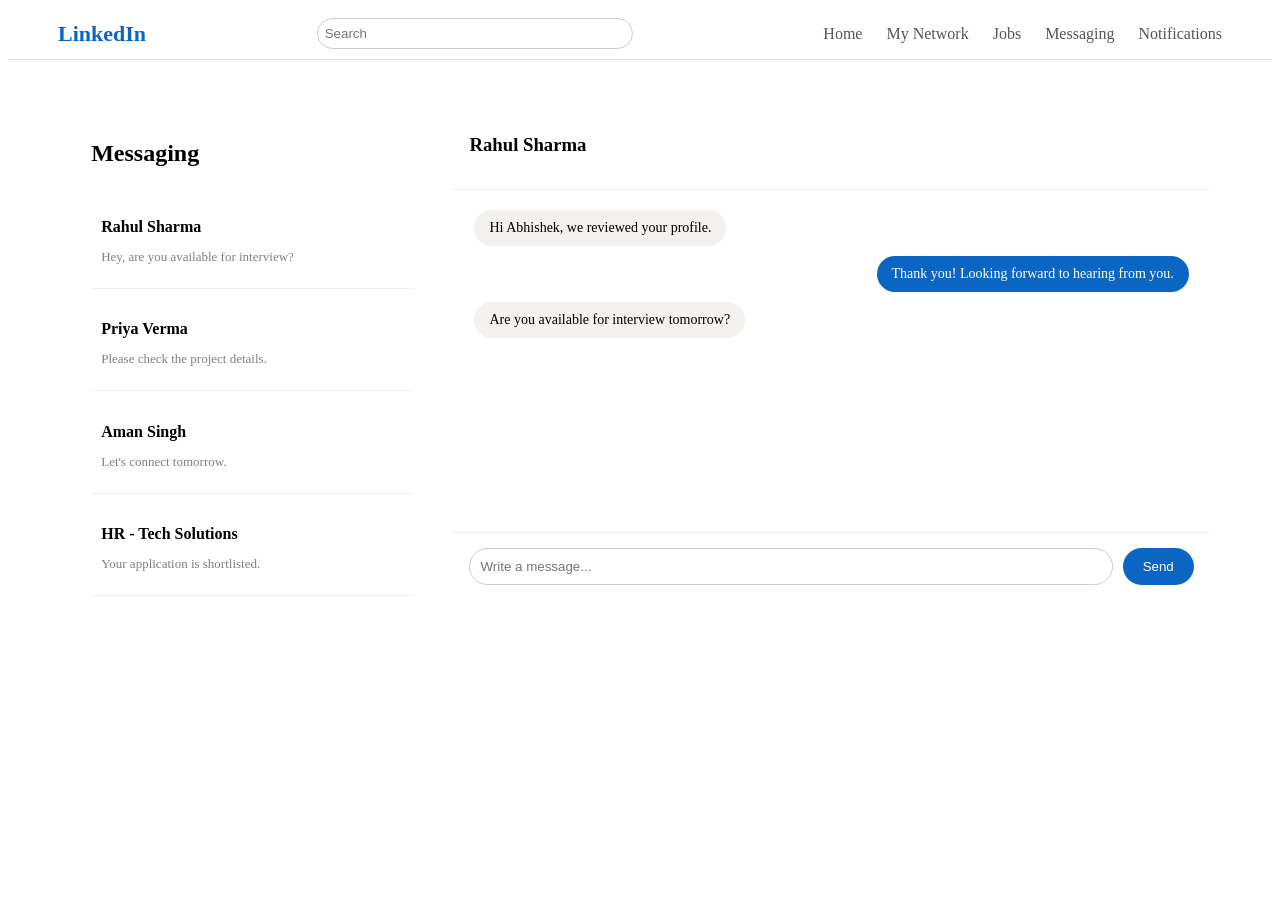
<file: messageSection.html>
<!DOCTYPE html>
<html lang="en">

<head>
    <meta charset="UTF-8">
    <meta name="viewport" content="width=device-width, initial-scale=1.0">
    <title>Message</title>
</head>
<style>
    .navbar {
        display: flex;
        align-items: center;
        justify-content: space-between;
        padding: 10px 50px;
        background: white;
        border-bottom: 1px solid #ddd;
        position: sticky;
        top: 0;
    }

    .logo {
        font-weight: bold;
        font-size: 22px;
        color: #0a66c2;
    }

    .navbar input {
        width: 300px;
        padding: 7px;
        border-radius: 20px;
        border: 1px solid #ccc;
    }

    .nav-links a {
        margin-left: 20px;
        text-decoration: none;
        color: #555;
        font-weight: 500;
    }

    .message-container {
        width: 90%;
        margin: 40px auto;
        display: flex;
        gap: 20px;
    }

    /* Chat List */
    .chat-list {
        width: 30%;
        background: white;
        padding: 20px;
        border-radius: 8px;
        height: 500px;
        overflow-y: auto;
    }

    .chat-list h2 {
        margin-bottom: 20px;
    }

    .chat-item {
        padding: 10px;
        border-bottom: 1px solid #eee;
        cursor: pointer;
    }

    .chat-item:hover {
        background: #f3f2ef;
    }

    .chat-item h4 {
        margin-bottom: 5px;
    }

    .chat-item p {
        font-size: 13px;
        color: gray;
    }

    /* Chat Window */
    .chat-window {
        width: 70%;
        background: white;
        border-radius: 8px;
        display: flex;
        flex-direction: column;
        height: 500px;
    }

    /* Header */
    .chat-header {
        padding: 15px;
        border-bottom: 1px solid #eee;
        font-weight: bold;
    }

    /* Messages Area */
    .chat-messages {
        flex: 1;
        padding: 20px;
        overflow-y: auto;
        display: flex;
        flex-direction: column;
        gap: 10px;
    }

    /* Message Bubble */
    .message {
        padding: 10px 15px;
        border-radius: 20px;
        max-width: 60%;
        font-size: 14px;
    }

    .received {
        background: #f3f2ef;
        align-self: flex-start;
    }

    .sent {
        background: #0a66c2;
        color: white;
        align-self: flex-end;
    }

    /* Input Area */
    .chat-input {
        padding: 15px;
        border-top: 1px solid #eee;
        display: flex;
        gap: 10px;
    }

    .chat-input input {
        flex: 1;
        padding: 10px;
        border: 1px solid #ccc;
        border-radius: 20px;
    }

    .chat-input button {
        padding: 10px 20px;
        background: #0a66c2;
        color: white;
        border: none;
        border-radius: 20px;
        cursor: pointer;
    }

    .chat-input button:hover {
        background: #004182;
    }
</style>

<body>
    <nav class="navbar">
        <div class="logo">LinkedIn</div>
        <input type="text" placeholder="Search" />
        <div class="nav-links">
            <a href="linkedin.html">Home</a>
            <a href="myNetwork.html">My Network</a>
            <a href="jobSection.html">Jobs</a>
            <a href="messageSection.html">Messaging</a>
            <a href="notificationSection.html">Notifications</a>
        </div>
    </nav>
    <div class="message-container">

        <!-- Left Chat List -->
        <div class="chat-list">
            <h2>Messaging</h2>

            <div class="chat-item">
                <h4>Rahul Sharma</h4>
                <p>Hey, are you available for interview?</p>
            </div>

            <div class="chat-item">
                <h4>Priya Verma</h4>
                <p>Please check the project details.</p>
            </div>

            <div class="chat-item">
                <h4>Aman Singh</h4>
                <p>Let's connect tomorrow.</p>
            </div>

            <div class="chat-item">
                <h4>HR - Tech Solutions</h4>
                <p>Your application is shortlisted.</p>
            </div>
        </div>

        <!-- Right Chat Window -->
        <div class="chat-window">

            <div class="chat-header">
                <h3>Rahul Sharma</h3>
            </div>

            <div class="chat-messages">
                <div class="message received">
                    Hi Abhishek, we reviewed your profile.
                </div>

                <div class="message sent">
                    Thank you! Looking forward to hearing from you.
                </div>

                <div class="message received">
                    Are you available for interview tomorrow?
                </div>
            </div>

            <div class="chat-input">
                <input type="text" placeholder="Write a message...">
                <button>Send</button>
            </div>

        </div>

    </div>

</body>

</html>
</file>
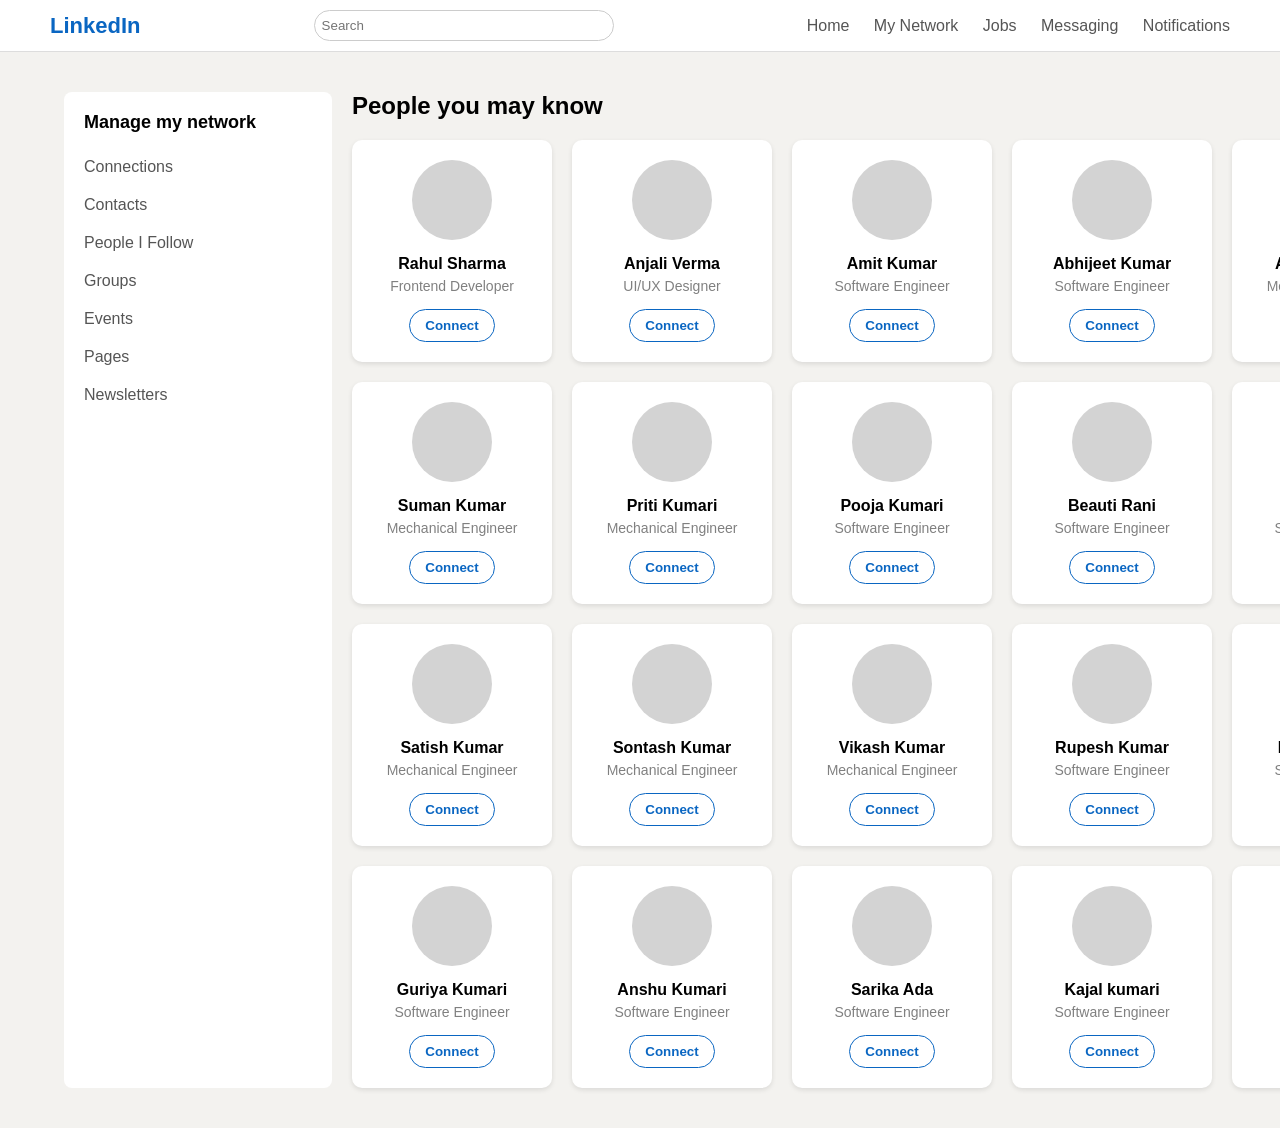
<file: myNetwork.html>
<!DOCTYPE html>
<html lang="en">

<head>
    <meta charset="UTF-8">
    <title>My Network - LinkedIn Clone</title>
</head>
<style>
    * {
        margin: 0;
        padding: 0;
        box-sizing: border-box;
        font-family: Arial, Helvetica, sans-serif;
    }

    body {
        background: #f3f2ef;
    }

    .navbar {
        display: flex;
        align-items: center;
        justify-content: space-between;
        padding: 10px 50px;
        background: white;
        border-bottom: 1px solid #ddd;
        position: sticky;
        top: 0;
    }

    .logo {
        font-weight: bold;
        font-size: 22px;
        color: #0a66c2;
    }

    .navbar input {
        width: 300px;
        padding: 7px;
        border-radius: 20px;
        border: 1px solid #ccc;
    }

    .nav-links a {
        margin-left: 20px;
        text-decoration: none;
        color: #555;
        font-weight: 500;
    }

    .network-container {
        display: flex;
        width: 90%;
        margin: 40px auto;
        gap: 20px;
    }

    /* Sidebar */
    .sidebar {
        width: 25%;
        background: white;
        padding: 20px;
        border-radius: 8px;
    }

    .sidebar h2 {
        margin-bottom: 15px;
        font-size: 18px;
    }

    .sidebar ul {
        list-style: none;
    }

    .sidebar li {
        padding: 10px 0;
        cursor: pointer;
        color: #555;
    }

    .sidebar li:hover {
        color: #0a66c2;
    }

    /* Content */
    .content {
        width: 75%;
    }

    .content h2 {
        margin-bottom: 20px;
    }

    /* Cards */
    .card-container {
        display: grid;
        grid-template-columns: repeat(5, 1fr);
        gap: 20px;
    }

    .card {
        background: white;
        width: 200px;
        padding: 20px;
        border-radius: 10px;
        text-align: center;
        box-shadow: 0 2px 5px rgba(0, 0, 0, 0.1);
    }

    .profile-img {
        width: 80px;
        height: 80px;
        background: lightgray;
        border-radius: 50%;
        margin: 0 auto 15px;
    }

    .card h3 {
        font-size: 16px;
        margin-bottom: 5px;
    }

    .card p {
        font-size: 14px;
        color: gray;
        margin-bottom: 15px;
    }

    .card button {
        padding: 8px 15px;
        border: 1px solid #0a66c2;
        background: white;
        color: #0a66c2;
        border-radius: 20px;
        cursor: pointer;
        font-weight: bold;
    }

    .card button:hover {
        background: #0a66c2;
        color: white;
    }
</style>

<body>
    <nav class="navbar">
        <div class="logo">LinkedIn</div>
        <input type="text" placeholder="Search" />
        <div class="nav-links">
            <a href="linkedin.html">Home</a>
            <a href="myNetwork.html">My Network</a>
            <a href="jobSection.html">Jobs</a>
            <a href="messageSection.html">Messaging</a>
            <a href="notificationSection.html">Notifications</a>
        </div>
    </nav>
    <div class="network-container">

        <!-- Left Sidebar -->
        <div class="sidebar">
            <h2>Manage my network</h2>
            <ul>
                <li>Connections</li>
                <li>Contacts</li>
                <li>People I Follow</li>
                <li>Groups</li>
                <li>Events</li>
                <li>Pages</li>
                <li>Newsletters</li>
            </ul>
        </div>

        <!-- Right Content -->
        <div class="content">
            <h2>People you may know</h2>

            <div class="card-container">

                <div class="card">
                    <div class="profile-img"></div>
                    <h3>Rahul Sharma</h3>
                    <p>Frontend Developer</p>
                    <button>Connect</button>
                </div>

                <div class="card">
                    <div class="profile-img"></div>
                    <h3>Anjali Verma</h3>
                    <p>UI/UX Designer</p>
                    <button>Connect</button>
                </div>

                <div class="card">
                    <div class="profile-img"></div>
                    <h3>Amit Kumar</h3>
                    <p>Software Engineer</p>
                    <button>Connect</button>
                </div>
                <div class="card">
                    <div class="profile-img"></div>
                    <h3>Abhijeet Kumar</h3>
                    <p>Software Engineer</p>
                    <button>Connect</button>
                </div>
                <div class="card">
                    <div class="profile-img"></div>
                    <h3>Ankush Kumar</h3>
                    <p>Mechanical Engineer</p>
                    <button>Connect</button>
                </div>
                <div class="card">
                    <div class="profile-img"></div>
                    <h3>Suman Kumar</h3>
                    <p>Mechanical Engineer</p>
                    <button>Connect</button>
                </div>
                <div class="card">
                    <div class="profile-img"></div>
                    <h3>Priti Kumari</h3>
                    <p>Mechanical Engineer</p>
                    <button>Connect</button>
                </div>
                <div class="card">
                    <div class="profile-img"></div>
                    <h3>Pooja Kumari</h3>
                    <p>Software Engineer</p>
                    <button>Connect</button>
                </div>
                <div class="card">
                    <div class="profile-img"></div>
                    <h3>Beauti Rani</h3>
                    <p>Software Engineer</p>
                    <button>Connect</button>
                </div>
                <div class="card">
                    <div class="profile-img"></div>
                    <h3>Ritesh Kumar</h3>
                    <p>Software Engineer</p>
                    <button>Connect</button>
                </div>
                <div class="card">
                    <div class="profile-img"></div>
                    <h3>Satish Kumar</h3>
                    <p>Mechanical Engineer</p>
                    <button>Connect</button>
                </div>
                <div class="card">
                    <div class="profile-img"></div>
                    <h3>Sontash Kumar</h3>
                    <p>Mechanical Engineer</p>
                    <button>Connect</button>
                </div>
                <div class="card">
                    <div class="profile-img"></div>
                    <h3>Vikash Kumar</h3>
                    <p>Mechanical Engineer</p>
                    <button>Connect</button>
                </div>
                <div class="card">
                    <div class="profile-img"></div>
                    <h3>Rupesh Kumar</h3>
                    <p>Software Engineer</p>
                    <button>Connect</button>
                </div>
                <div class="card">
                    <div class="profile-img"></div>
                    <h3>Komal Kumari</h3>
                    <p>Software Engineer</p>
                    <button>Connect</button>
                </div>
                <div class="card">
                    <div class="profile-img"></div>
                    <h3>Guriya Kumari</h3>
                    <p>Software Engineer</p>
                    <button>Connect</button>
                </div>
                <div class="card">
                    <div class="profile-img"></div>
                    <h3>Anshu Kumari</h3>
                    <p>Software Engineer</p>
                    <button>Connect</button>
                </div>
                <div class="card">
                    <div class="profile-img"></div>
                    <h3>Sarika Ada</h3>
                    <p>Software Engineer</p>
                    <button>Connect</button>
                </div>
                <div class="card">
                    <div class="profile-img"></div>
                    <h3>Kajal kumari</h3>
                    <p>Software Engineer</p>
                    <button>Connect</button>
                </div>
                <div class="card">
                    <div class="profile-img"></div>
                    <h3>Suraj kumar</h3>
                    <p>Civil Engineer</p>
                    <button>Connect</button>
                </div>

            </div>
        </div>

    </div>

</body>

</html>
</file>
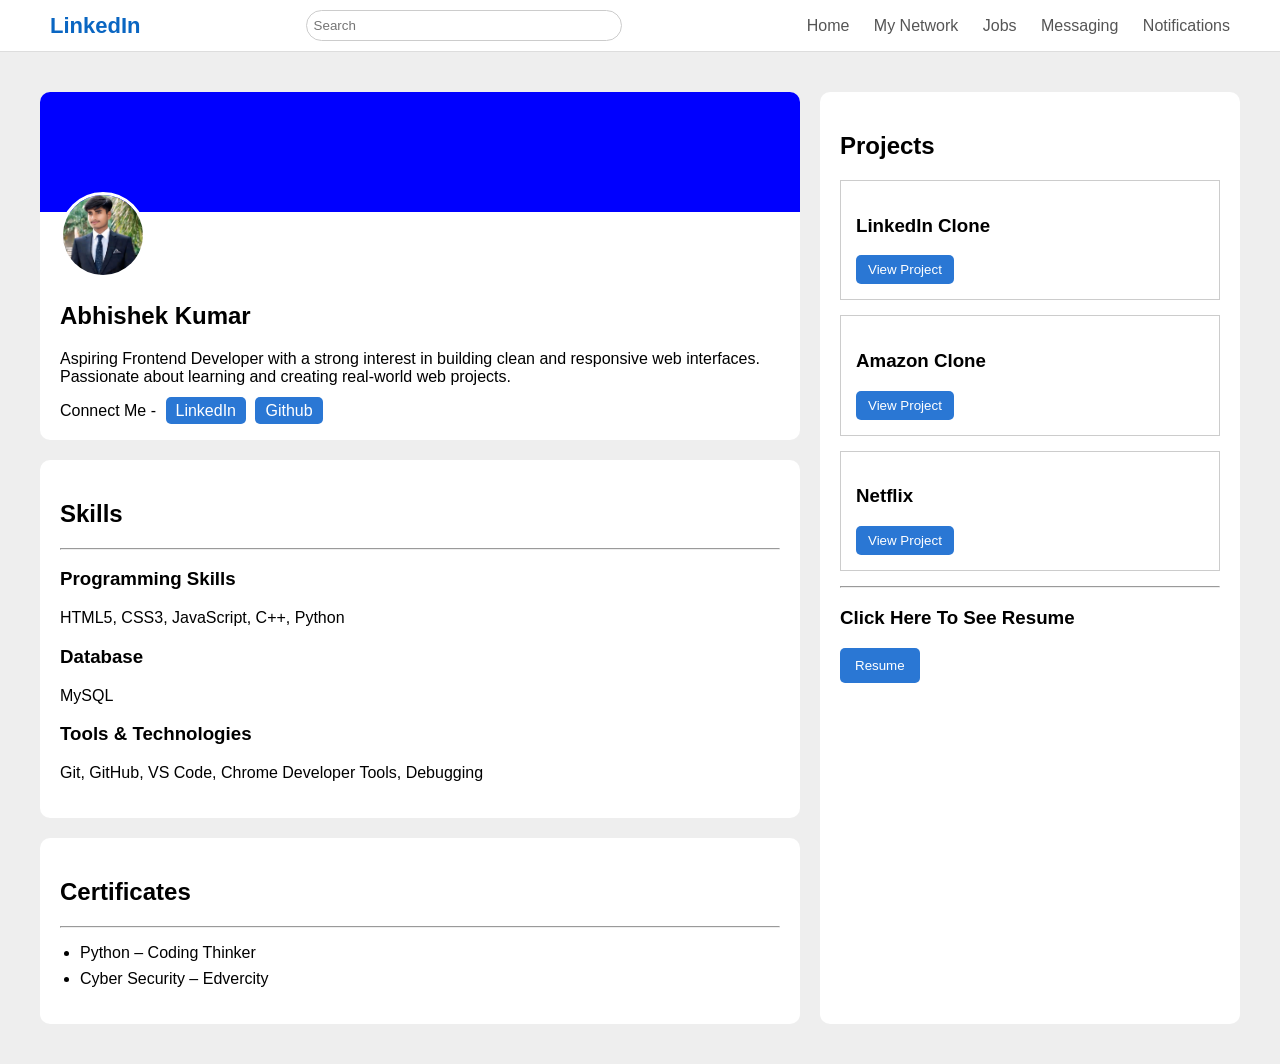
<file: viewProfile.html>
<!DOCTYPE html>
<html lang="en">

<head>
    <meta charset="UTF-8">
    <meta name="viewport" content="width=device-width, initial-scale=1.0">
    <title>Profile</title>
</head>
<style>
    body {
        font-family: Arial;
        background: #eee;
        margin: 0;
    }

    .navbar {
        display: flex;
        align-items: center;
        justify-content: space-between;
        padding: 10px 50px;
        background: white;
        border-bottom: 1px solid #ddd;
        position: sticky;
        top: 0;
    }

    .logo {
        font-weight: bold;
        font-size: 22px;
        color: #0a66c2;
    }

    .navbar input {
        width: 300px;
        padding: 7px;
        border-radius: 20px;
        border: 1px solid #ccc;
    }

    .nav-links a {
        margin-left: 20px;
        text-decoration: none;
        color: #555;
        font-weight: 500;
    }

    .container {
        display: flex;
        gap: 20px;
        padding: 40px;
    }

    .left {
        flex: 2;
    }

    .right {
        flex: 1;
        background: white;
        padding: 20px;
        border-radius: 10px;
    }

    .profile-card {
        background: white;
        border-radius: 10px;
        overflow: hidden;
        margin-bottom: 20px;
    }

    .cover {
        height: 120px;
        background: blue;
        background-size: cover;
    }

    .profile-info {
        padding: 20px;
    }

    .profile-info img {
        width: 80px;
        height: 80px;
        border-radius: 50%;
        margin-top: -40px;
        border: 3px solid white;
    }

    .social a {
        background: #2a77d4;
        color: white;
        padding: 5px 10px;
        margin-left: 5px;
        border-radius: 5px;
        text-decoration: none;
    }

    .skills {
        background: white;
        padding: 20px;
        border-radius: 10px;
    }

    .certificates {
        background: white;
        padding: 20px;
        border-radius: 10px;
        margin-top: 20px;
    }

    .certificates ul {
        padding-left: 20px;
    }

    .certificates li {
        margin: 8px 0;
    }

    .project {
        border: 1px solid #ccc;
        padding: 15px;
        margin-bottom: 15px;
    }

    .project button {
        background: #2a77d4;
        color: white;
        border: none;
        padding: 7px 12px;
        border-radius: 5px;
    }

    .project button a {
        text-decoration: none;
        color: white;
    }

    .resume {
        background: #2a77d4;
        color: white;
        border: none;
        padding: 10px 15px;
        border-radius: 5px;
        cursor: pointer;
    }
</style>

<body>
    <nav class="navbar">
        <div class="logo">LinkedIn</div>
        <input type="text" placeholder="Search" />
        <div class="nav-links">
            <a href="#">Home</a>
            <a href="myNetwork.html">My Network</a>
            <a href="jobSection.html">Jobs</a>
            <a href="messageSection.html">Messaging</a>
            <a href="notificationSection.html">Notifications</a>
        </div>
    </nav>
    <div class="container">

        <!-- LEFT SIDE -->
        <div class="left">

            <div class="profile-card">

                <div class="cover"></div>

                <div class="profile-info">
                    <img src="My_Photo.jpeg">

                    <h2>Abhishek Kumar</h2>

                    <p>
                        Aspiring Frontend Developer with a strong interest in building clean
                        and responsive web interfaces. Passionate about learning and creating
                        real-world web projects.
                    </p>

                    <div class="social">
                        <span>Connect Me -</span>
                        <a href="https://www.linkedin.com/feed/" target="_blank">LinkedIn</a>
                        <a href="https://github.com/dashboard" target="_blank">Github</a>
                    </div>

                </div>

            </div>

            <div class="skills">

                <h2>Skills</h2>
                <hr>

                <h3>Programming Skills</h3>
                <p>HTML5, CSS3, JavaScript, C++, Python</p>

                <h3>Database</h3>
                <p>MySQL</p>

                <h3>Tools & Technologies</h3>
                <p>Git, GitHub, VS Code, Chrome Developer Tools, Debugging</p>

            </div>

            <div class="certificates">

                <h2>Certificates</h2>
                <hr>

                <ul>
                    <li>Python – Coding Thinker</li>
                    <li>Cyber Security – Edvercity</li>

                </ul>

            </div>

        </div>

        <!-- RIGHT SIDE -->

        <div class="right">

            <h2>Projects</h2>

            <div class="project">
                <h3>LinkedIn Clone</h3>
                <button><a href="index.html" target="_blank">View Project</a></button>
            </div>

            <div class="project">
                <h3>Amazon Clone</h3>
                <button><a href="AmazonClone/Amazon.html" target="_blank">View Project</a></button>
            </div>

            <div class="project">
                <h3>Netflix</h3>
                <button><a href="https://github.com/Abhishekkumar2280/Netflix-Clone" target="_blank">View Project</a></button>
            </div>

            <hr>

            <h3>Click Here To See Resume</h3>

            <a href="Abhishek-Resume.pdf" target="_blank">
                <button class="resume">Resume</button>
            </a>

        </div>

    </div>

</body>

</html>
</file>
